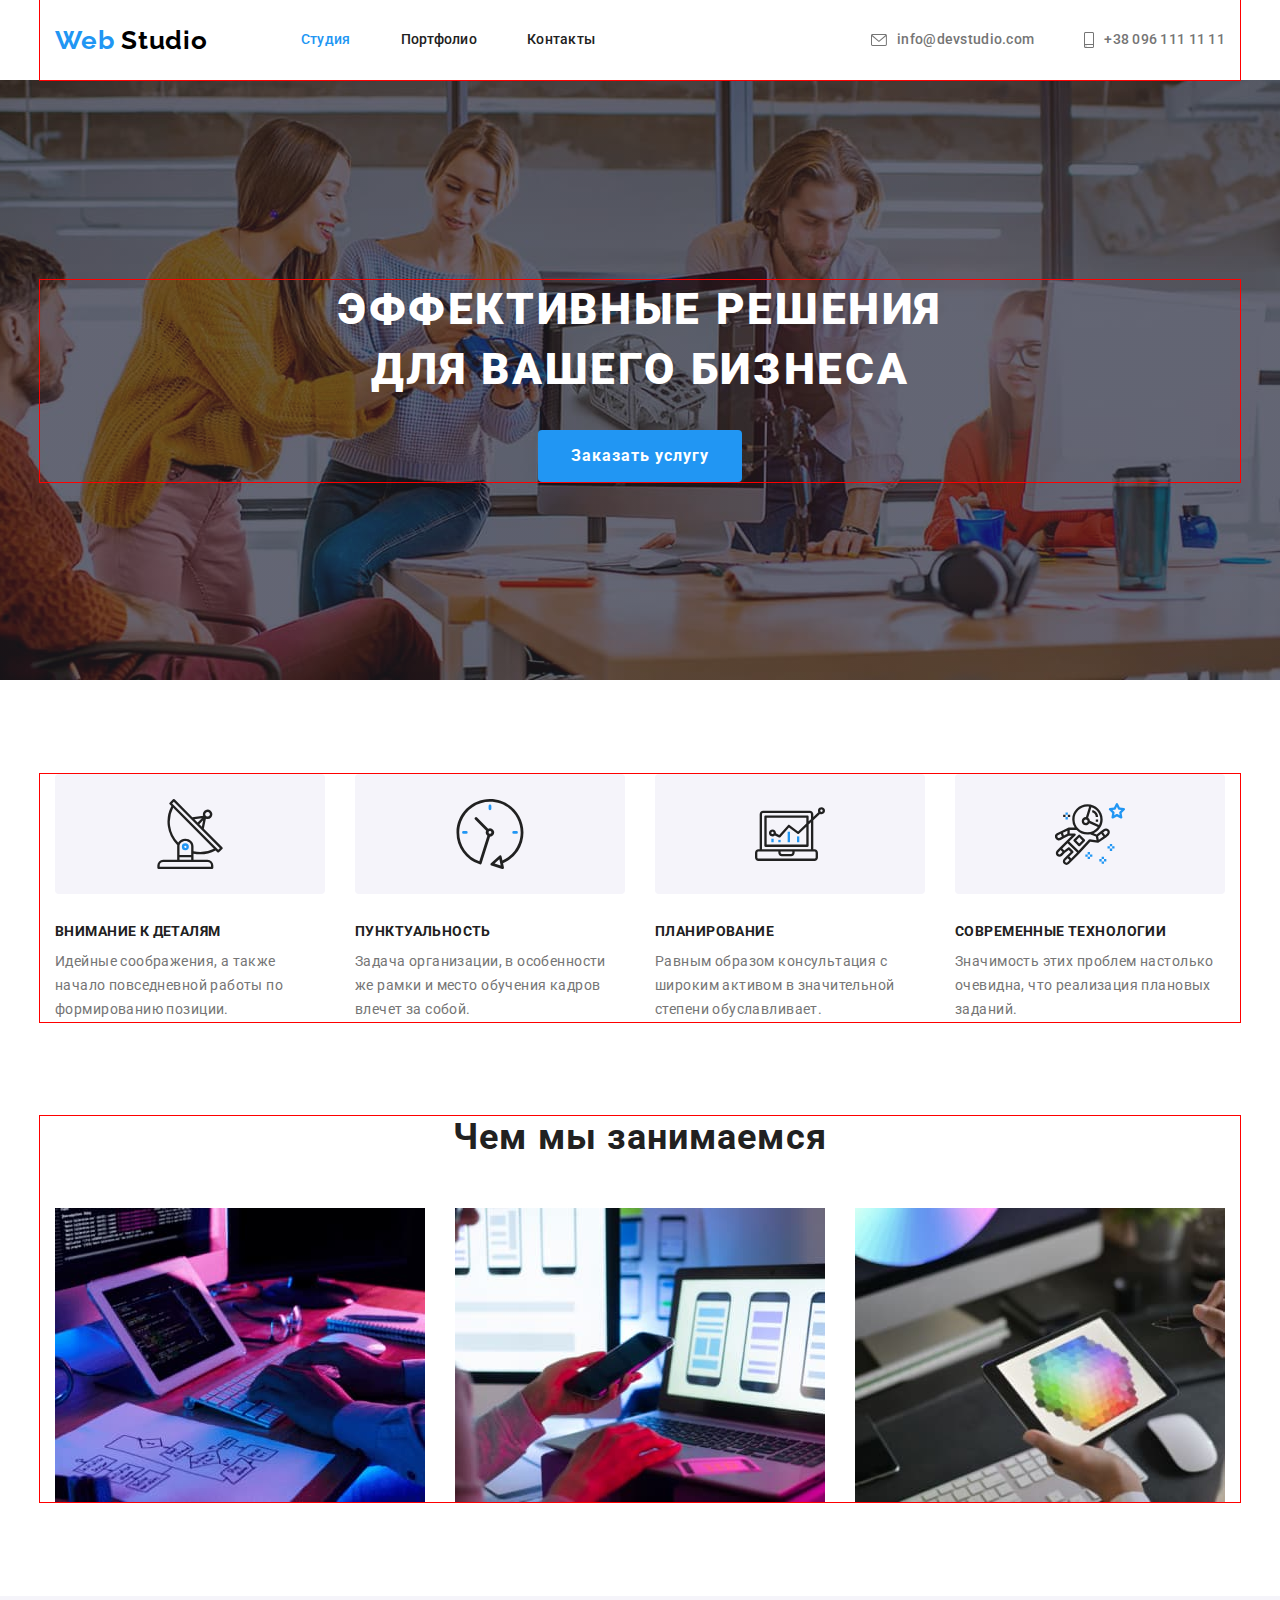
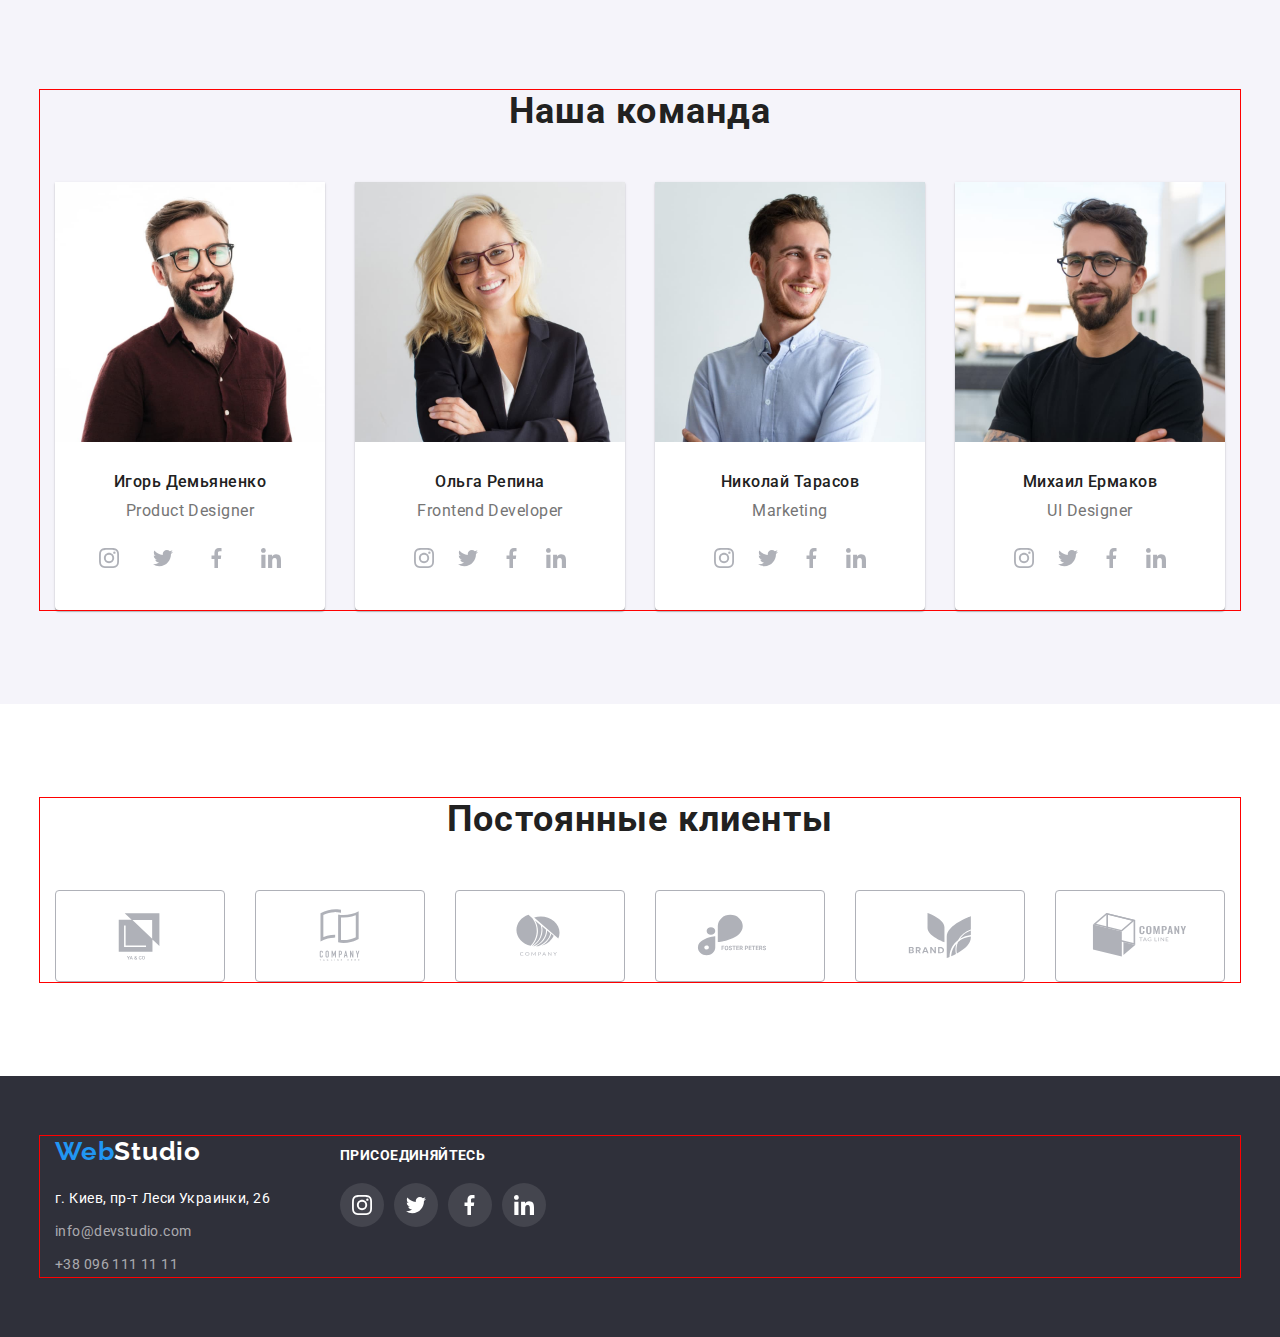
<file: index.html>
<!DOCTYPE html>
<html lang="ru">
<head>
    <meta charset="UTF-8">
    <meta http-equiv="X-UA-Compatible" content="IE=edge">
    <meta name="viewport" content="width=device-width, initial-scale=1.0">
    <title>Студия</title>
    
    <link rel="preconnect" href="https://fonts.googleapis.com">
    <link rel="preconnect" href="https://fonts.gstatic.com" crossorigin>
    <link href="https://fonts.googleapis.com/css2?family=Raleway:wght@700&family=Roboto:wght@400;500;700;900&display=swap" 
    rel="stylesheet"/>

    <link rel="stylesheet" href="https://cdnjs.cloudflare.com/ajax/libs/modern-normalize/1.1.0/modern-normalize.min.css">

    <link rel="stylesheet" href="./css/stayles.css">
</head>

<body>

    <header>

        <div class="container main-header">
            <nav class="main-nav">
                <a class="logo" href="/" lang="en"> Web <span class="logo-black">Studio</span></a>

                <ul  class="site-nav list">
                    <li class="item"> <a href="/" class="link-site current"> Студия </a></li>
                    <li class="item"> <a href="portfolio.html" class="link-site"> Портфолио </a></li>
                    <li class="item"> <a href="/" class="link-site"> Контакты </a></li>
                </ul>
            </nav>

                <ul class="auth-nav list">
                    <li class="item"> 
                        <a class="link-auth" href="mailto:info@devstudio.com"> 
                        <svg class="auth-nav-icon" width="16" height="12">
                            <use href="./images/svg/symbol-defs.svg#icon-envelope"></use>
                        </svg>
                        info@devstudio.com 
                        </a>
                    </li>

                    <li class="item">
                        <a class="link-auth" href="tel:+380961111111">
                        <svg class="auth-nav-icon" width="10" height="16">
                            <use href="./images/svg/symbol-defs.svg#icon-smartphone"></use>
                        </svg>
                         +38 096 111 11 11 
                        </a>
                    </li>
                </ul>
        </div>

    </header>
   

    <main>

    <!--Заголовок-->
        <section class="fon">

            <div class="container">
                <h1 class="title-name">Эффективные решения для вашего бизнеса</h1>
                <button type="button" class="button-title">Заказать услугу </button>
            </div>

        </section>

    <!--Опис роботи-->
        <section class="section">
            
           <div class="container">

                <h2 class="visually-hidden">Опис роботи</h2>

                <ul class="descriptions list">
                    <li class="descriptions-items">
                        <div class="descriptions-icon">
                            <svg class="img-icon" width="70" height="70">
                            <use href="./images/svg/symbol-defs.svg#icon-antenna"></use>
                            </svg>
                        </div>
                        
                        <h3 class="descriptions-name">Внимание к деталям</h3>
                        <p class="descriptions-text">Идейные соображения, а также начало повседневной работы по формированию позиции.</p>
                    </li>

                    <li class="descriptions-items">
                        <div class="descriptions-icon">
                            <svg class="img-icon" width="70" height="70">
                            <use href="./images/svg/symbol-defs.svg#icon-clock"></use>
                            </svg>
                        </div>
                        <h3 class="descriptions-name">Пунктуальность</h3>
                        <p class="descriptions-text">Задача организации, в особенности же рамки и место обучения кадров влечет за собой.</p>
                    </li>

                    <li class="descriptions-items">
                        <div class="descriptions-icon">
                            <svg class="img-icon" width="70" height="70">
                            <use href="./images/svg/symbol-defs.svg#icon-Vector"></use>
                            </svg>
                        </div>
                        <h3 class="descriptions-name">Планирование</h3>
                        <p class="descriptions-text">Равным образом консультация с широким активом в значительной степени обуславливает.</p>
                    </li>

                    <li class="descriptions-items">
                        <div class="descriptions-icon">
                            <svg class="img-icon" width="70" height="70">
                            <use href="./images/svg/symbol-defs.svg#icon-astronaut"></use>
                            </svg>
                        </div>
                        <h3 class="descriptions-name">Современные технологии</h3>
                        <p class="descriptions-text">Значимость этих проблем настолько очевидна, что реализация плановых заданий.</p>
                    </li>
                </ul>
            </div>

        </section>

        <section class="section no-padding">
            <div class="container">
                <h2 class="occupation-name">Чем мы занимаемся</h2>
                <ul class="occupation-items list">
                    <li class="occupation-item"> <img class="images" src="./images/one.jpg" alt="работа с ноутбуком" width="370"> </li>
                    <li class="occupation-item"> <img class="images" src="./images/two.jpg" alt="работа с телефоном" width="370"> </li>
                    <li class="occupation-item"> <img class="images" src="./images/thri.jpg" alt="работа с планшетом" width="370"></li>
                </ul>
            </div>
        </section>


        <!-- НАША КОМАНДА -->

        <section class="section team">

            <div class="container">
                <h2 class="our-team">Наша команда</h2>
                <ul class="team-items list">
                    <li class="team-item"> 
                        <img class="images" src="./images/igor.jpg" alt="Игорь Демьяненко" width="270">
                        <div class="text-conteiner">
                            <h3 class="team-name">Игорь Демьяненко</h3>
                            <p class="team-text" lang="en">Product Designer</p>
                            <ul class="socials">
                                <li class="socials-item list">
                                    <a class="social-link" href="#" target="_blank" rel="noopener noreferrer" aria-label="иконка instagram ">
                                        <svg class="social-icon" width="20" height="20">
                                            <use href="./images/svg/symbol-defs.svg#icon-instagram"></use>
                                        </svg>
                                    </a>
                                <li class="socials-item list">
                                    <a class="social-link" href="#" target="_blank" rel="noopener noreferrer" aria-label="иконка twitter">
                                        <svg class="social-icon" width="20" height="20">
                                            <use href="./images/svg/symbol-defs.svg#icon-twitter"></use>
                                        </svg>
                                    </a>
                                </li>
                                <li class="socials-item list">
                                    <a class="social-link" href="#" target="_blank" rel="noopener noreferrer" aria-label="иконка fecebook">
                                        <svg class="social-icon" width="20" height="20">
                                            <use href="./images/svg/symbol-defs.svg#icon-fecebook"></use>
                                        </svg>
                                    </a>
                                </li>
                                <li class="socials-item list">
                                    <a class="social-link" href="#" target="_blank" rel="noopener noreferrer" aria-label="иконка linkedin">
                                        <svg class="social-icon" width="20" height="20">
                                            <use href="./images/svg/symbol-defs.svg#icon-linkedin"></use>
                                        </svg>
                                    </a>
                                </li>
                            </ul>
                        </div>
                       
                    </li>
                    <li class="team-item"> 
                        <img class="images" src="./images/olga.jpg" alt="Ольга Репина" width="270">
                        <div class="text-conteiner">
                            <h3 class="team-name">Ольга Репина</h3>
                            <p class="team-text" lang="en">Frontend Developer</p>
                            <ul class="socials">
                                <li class="sacials-item list">
                                    <a class="social-link" href="#" target="_blank" rel="noopener noreferrer" aria-label="иконка instagram ">
                                        <svg class="social-icon" width="20" height="20">
                                            <use href="./images/svg/symbol-defs.svg#icon-instagram"></use>
                                        </svg>
                                    </a>
                                <li class="sacials-item list">
                                    <a class="social-link" href="#" target="_blank" rel="noopener noreferrer" aria-label="иконка twitter">
                                        <svg class="social-icon" width="20" height="20">
                                            <use href="./images/svg/symbol-defs.svg#icon-twitter"></use>
                                        </svg>
                                    </a>
                                </li>
                                <li class="sacials-item list">
                                    <a class="social-link" href="#" target="_blank" rel="noopener noreferrer" aria-label="иконка fecebook">
                                        <svg class="social-icon" width="20" height="20">
                                            <use href="./images/svg/symbol-defs.svg#icon-fecebook"></use>
                                        </svg>
                                    </a>
                                </li>
                                <li class="sacials-item list">
                                    <a class="social-link" href="#" target="_blank" rel="noopener noreferrer" aria-label="иконка linkedin">
                                        <svg class="social-icon" width="20" height="20">
                                            <use href="./images/svg/symbol-defs.svg#icon-linkedin"></use>
                                        </svg>
                                    </a>
                                </li>
                            </ul>
                    </div>

                    </li>
                    <li class="team-item"> 
                        <img class="images" src="./images/nikolay.jpg" alt="Николай Тарасов" width="270">
                        <div class="text-conteiner">
                            <h3 class="team-name">Николай Тарасов</h3>
                            <p class="team-text" lang="en">Marketing</p>
                            <ul class="socials">
                                <li class="sacials-item list">
                                    <a class="social-link" href="#" target="_blank" rel="noopener noreferrer" aria-label="иконка instagram ">
                                        <svg class="social-icon" width="20" height="20">
                                            <use href="./images/svg/symbol-defs.svg#icon-instagram"></use>
                                        </svg>
                                    </a>
                                <li class="sacials-item list">
                                    <a class="social-link" href="#" target="_blank" rel="noopener noreferrer" aria-label="иконка twitter">
                                        <svg class="social-icon" width="20" height="20">
                                            <use href="./images/svg/symbol-defs.svg#icon-twitter"></use>
                                        </svg>
                                    </a>
                                </li>
                                <li class="sacials-item list">
                                    <a class="social-link" href="#" target="_blank" rel="noopener noreferrer" aria-label="иконка fecebook">
                                        <svg class="social-icon" width="20" height="20">
                                            <use href="./images/svg/symbol-defs.svg#icon-fecebook"></use>
                                        </svg>
                                    </a>
                                </li>
                                <li class="sacials-item list">
                                    <a class="social-link" href="#" target="_blank" rel="noopener noreferrer" aria-label="иконка linkedin">
                                        <svg class="social-icon" width="20" height="20">
                                            <use href="./images/svg/symbol-defs.svg#icon-linkedin"></use>
                                        </svg>
                                    </a>
                                </li>
                            </ul>
                        </div>
                    </li>
                    <li class="team-item"> 
                        <img class="images" src="./images/mikhailo.jpg" alt="Михаил Ермаков" width="270">
                        <div class="text-conteiner">
                            <h3 class="team-name">Михаил Ермаков</h3>
                            <p class="team-text" lang="en">UI Designer</p>
                            <ul class="socials">
                                <li class="sacials-item list">
                                    <a class="social-link" href="#" target="_blank" rel="noopener noreferrer" aria-label="иконка instagram ">
                                        <svg class="social-icon" width="20" height="20">
                                            <use href="./images/svg/symbol-defs.svg#icon-instagram"></use>
                                        </svg>
                                    </a>
                                <li class="sacials-item list">
                                    <a class="social-link" href="#" target="_blank" rel="noopener noreferrer" aria-label="иконка twitter">
                                        <svg class="social-icon" width="20" height="20">
                                            <use href="./images/svg/symbol-defs.svg#icon-twitter"></use>
                                        </svg>
                                    </a>
                                </li>
                                <li class="sacials-item list">
                                    <a class="social-link" href="#" target="_blank" rel="noopener noreferrer" aria-label="иконка fecebook">
                                        <svg class="social-icon" width="20" height="20">
                                            <use href="./images/svg/symbol-defs.svg#icon-fecebook"></use>
                                        </svg>
                                    </a>
                                </li>
                                <li class="sacials-item list">
                                    <a class="social-link" href="#" target="_blank" rel="noopener noreferrer" aria-label="иконка linkedin">
                                        <svg class="social-icon" width="20" height="20">
                                            <use href="./images/svg/symbol-defs.svg#icon-linkedin"></use>
                                        </svg>
                                    </a>
                                </li>
                            </ul>
                        </div>

                    </li>
                </ul>
         </div>
        

        </section>


        <!--ПОСТОЯННЫЕ КЛИЕНТЫ -->
        <section class="gallery section">
            <div class="container">
                <h2 class="gallery-title">Постоянные клиенты</h2>
                
                <ul class="gallery-list list">

                    <li class="gallery-item">
                        <a class="gallery-link" href="#">
                            <svg class="img" width="106" height="60">
                                <use href="./images/svg/symbol-defs.svg#icon-group-1"></use>
                            </svg>
                        </a>
                    </li>

                    <li class="gallery-item">
                        <a class="gallery-link" href="#">
                            <svg class="img" width="106" height="60">
                                <use href="./images/svg/symbol-defs.svg#icon-group-2"></use>
                            </svg>
                        </a>
                    </li>

                    <li class="gallery-item">
                        <a class="gallery-link" href="#">
                            <svg class="img" width="106" height="60">
                                <use href="./images/svg/symbol-defs.svg#icon-group-3"></use>
                            </svg>
                        </a>
                    </li>

                    <li class="gallery-item">
                        <a class="gallery-link" href="#">
                            <svg class="img" width="106" height="60">
                                <use href="./images/svg/symbol-defs.svg#icon-group-4"></use>
                            </svg>
                        </a>
                    </li>

                    <li class="gallery-item">
                        <a class="gallery-link" href="#">
                            <svg class="img" width="106" height="60">
                                <use href="./images/svg/symbol-defs.svg#icon-group-5"></use>
                            </svg>
                        </a>
                    </li>

                    <li class="gallery-item">
                        <a class="gallery-link" href="#">
                            <svg class="img" width="106" height="60">
                                <use href="./images/svg/symbol-defs.svg#icon-group-6"></use>
                            </svg>
                        </a>
                    </li>
                </ul>
            </div>
        </section>

    </main>

    <!--Адреса-->
    <footer class="my-adrs">
        
        <div class="container adrs-container">

            <div class="">
                <a class="logo-list" href="/" lang="en"> Web<span class="logo-white">Studio</span></a>

                <address>
                
                    <p class="adrs"> г. Киев, пр-т Леси Украинки, 26 </p>
                
                <ul class="list">
                    <li class="adrs-list"> <a href="mailto:info@devstudio.com" class="adrs-auth"> info@devstudio.com </a></li>
                    <li class="adrs-list"> <a href="tel:+380961111111" class="adrs-auth"> +38 096 111 11 11 </a></li>
                </ul>
            
                </address>  
            </div>

            <div class="join-conteiner">

                <p class="join-title">присоединяйтесь</p>

                <ul class="join-list list">
                    <li class="join-item">
                        <a class="join-link" href="#" target="_blank" rel="noopener noreferrer" aria-label="иконка instagram">
                            <svg class="social-icon" width="20" height="20">
                             <use href="./images/svg/symbol-defs.svg#icon-instagram"></use>
                            </svg>
                        </a>
                    </li>

                    <li class="socials-item">
                        <a class="join-link" href="#" target="_blank" rel="noopener noreferrer" aria-label="иконка twitter">
                            <svg class="social-icon" width="20" height="20">
                             <use href="./images/svg/symbol-defs.svg#icon-twitter"></use>
                            </svg>
                        </a>
                    </li>

                    <li class="socials-item">
                        <a class="join-link" href="#" target="_blank" rel="noopener noreferrer" aria-label="иконка fecebook">
                            <svg class="social-icon" width="20" height="20">
                             <use href="./images/svg/symbol-defs.svg#icon-fecebook"></use>
                            </svg>
                        </a>
                    </li>

                    <li class="socials-item">
                        <a class="join-link" href="#" target="_blank" rel="noopener noreferrer" aria-label="иконка linkedin">
                            <svg class="social-icon" width="20" height="20">
                             <use href="./images/svg/symbol-defs.svg#icon-linkedin"></use>
                            </svg>
                        </a>
                    </li>
                </ul>
                
            </div>

        </div>
    </footer>


</body>

</html>
</file>
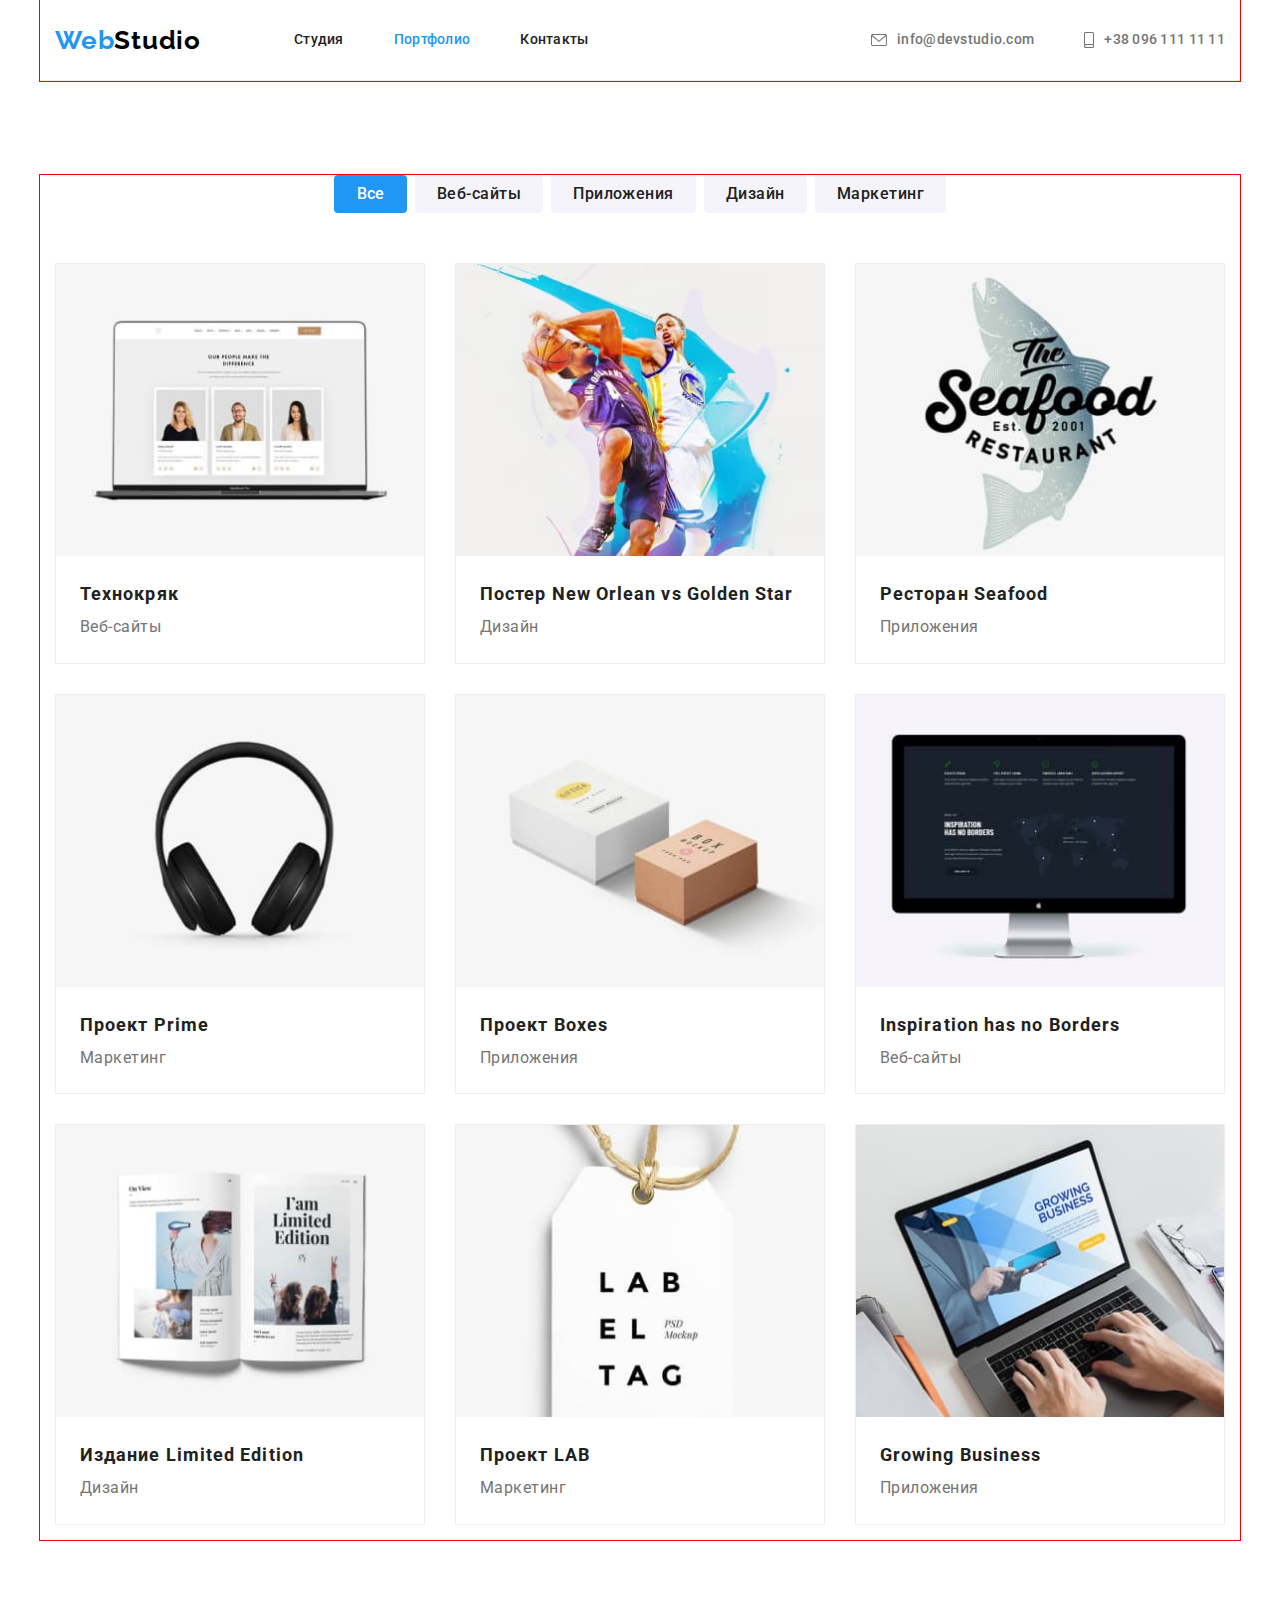
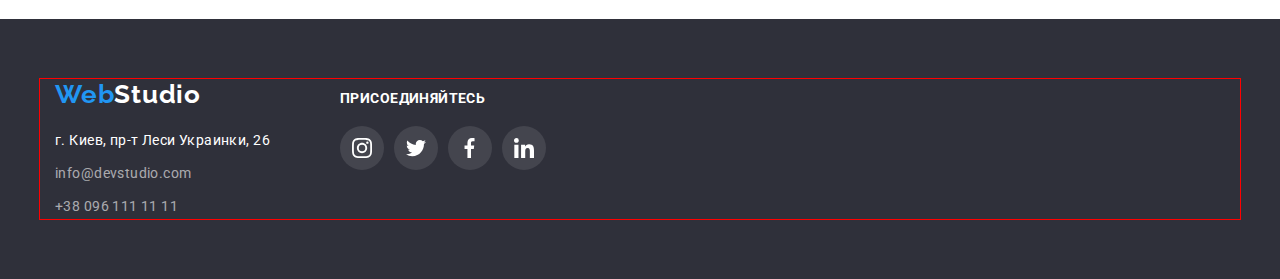
<file: portfolio.html>
<!DOCTYPE html>
<html lang="ru">
<head>
    <meta charset="UTF-8">
    <meta http-equiv="X-UA-Compatible" content="IE=edge">
    <meta name="viewport" content="width=device-width, initial-scale=1.0">
    <title>Портфолио</title>
    

    <link rel="preconnect" href="https://fonts.googleapis.com">
    <link rel="preconnect" href="https://fonts.gstatic.com" crossorigin>
    <link href="https://fonts.googleapis.com/css2?family=Raleway:wght@700&family=Roboto:wght@400;500;700;900&display=swap" 
    rel="stylesheet"/>

    <link rel="stylesheet" href="https://cdnjs.cloudflare.com/ajax/libs/modern-normalize/1.1.0/modern-normalize.min.css">
    
    <link rel="stylesheet" href="./css/stayles.css">
</head>
<body>
    
<header>

    <div class="container main-portfolio">
    <nav class="main-nav">
        <a class="logo link" href="/" lang="en"> Web<span class="logo-black">Studio</span></a>

        <ul  class="site-nav list">
            <li class="item"> <a href="index.html" class="link-site link"> Студия </a></li>
            <li class="item"> <a href="/" class="link-site link current"> Портфолио </a></li>
            <li class="item"> <a href="/" class="link-site link"> Контакты </a></li>
        </ul>
   </nav>

        <ul class="auth-nav list">
            <li class="item"> 
                <a class="link-auth" href="mailto:info@devstudio.com"> 
                <svg class="auth-nav-icon" width="16" height="12">
                    <use href="./images/svg/symbol-defs.svg#icon-envelope"></use>
                </svg>
                info@devstudio.com 
                </a>
            </li>

            <li class="item">
                <a class="link-auth" href="tel:+380961111111">
                <svg class="auth-nav-icon" width="10" height="16">
                    <use href="./images/svg/symbol-defs.svg#icon-smartphone"></use>
                </svg>
                +38 096 111 11 11 
                </a>
            </li>
        </ul>
    </div>

</header>


<main>

    <section class="section">
        <div class="container">

            <h1 class="visually-hidden">Портфоліо</h1>

            <ul class="button-nav">
                <li class="button-list list"><button type="button" class="button-one">Все</button></li>
                <li class="button-list list"><button type="button" class="button">Веб-сайты</button> </li>
                <li class="button-list list"><button type="button" class="button">Приложения</button> </li>
                <li class="button-list list"><button type="button" class="button">Дизайн</button> </li>
                <li class="button-list list"><button type="button" class="button">Маркетинг</button> </li>

            </ul>
            

            <ul class="list-portfolio list">
                <li class="portfolio-element"> 
                    <a class="portfolio-link" href="#">
                        <img class="images" src="./images/technoquack.jpg" alt="открытый сайт на ноутбуке" width="370">
                        <div class="text-portfolio">
                            <h2 class="portfolio-name">Технокряк</h2>
                            <p class="portfolio-text">Веб-сайты</p>
                        </div>
                    </a>
                </li>

                <li class="portfolio-element">
                    <a class="portfolio-link" href="#">
                        <img class="images" src="./images/poster-new-orlean.jpg" alt="играущие баскетболисты" width="370">
                        <div class="text-portfolio">
                            <h2 class="portfolio-name">Постер <span lang="en">New Orlean vs Golden Star</span></h2>
                            <p class="portfolio-text">Дизайн</p>
                        </div>
                    </a>

                </li>

                <li class="portfolio-element">
                    <a class="portfolio-link" href="#">
                        <img class="images" src="./images/restauran-seafood.jpg" alt="рыбка на фоне надписи" width="370">
                        <div class="text-portfolio">
                            <h2 class="portfolio-name">Ресторан <span lang="en">Seafood</span></h2>
                            <p class="portfolio-text">Приложения</p>
                        </div>
                    </a>
                </li>

                <li class="portfolio-element">
                    <a class="portfolio-link" href="#">
                        <img class="images" src="./images/proekt-prime.jpg" alt="наушники" width="370">
                        <div class="text-portfolio">
                            <h2 class="portfolio-name">Проект <span lang="en">Prime</span></h2>
                            <p class="portfolio-text">Маркетинг</p>
                        </div>
                      </a>
                </li>

                <li class="portfolio-element">
                    <a class="portfolio-link" href="#">
                        <img class="images" src="./images/proekt-boxes.jpg" alt="две коробки" width="370">
                        <div class="text-portfolio">
                            <h2 class="portfolio-name">Проект <span lang="en">Boxes</span></h2>
                            <p class="portfolio-text">Приложения</p>
                        </div>
                    </a>
                </li>

                <li class="portfolio-element">
                    <a class="portfolio-link" href="#">
                        <img class="images" src="./images/inspiration.jpg" alt="монитор" width="370">
                        <div class="text-portfolio">
                            <h2 class="portfolio-name" lang="en">Inspiration has no Borders</h2>
                            <p class="portfolio-text">Веб-сайты</p>
                        </div>
                    </a>
                </li>

                <li class="portfolio-element">
                    <a class="portfolio-link" href="#">
                        <img class="images" src="./images/edition-limited.jpg" alt="открытая книга" width="370">
                        <div class="text-portfolio">
                            <h2 class="portfolio-name">Издание <span lang="en">Limited Edition</span></h2>
                            <p class="portfolio-text">Дизайн</p>
                        </div>
                    </a>
                </li>

                <li class="portfolio-element">
                    <a class="portfolio-link" href="#">
                        <img class="images" src="./images/proekt-lab.jpg" alt="лейба" width="370">
                        <div class="text-portfolio">
                            <h2 class="portfolio-name">Проект <span lang="en">LAB</span></h2>
                            <p class="portfolio-text">Маркетинг</p>
                        </div>
                    </a>
                </li>

                <li class="portfolio-element">
                    <a class="portfolio-link" href="#">
                        <img class="images" src="./images/growing-business.jpg" alt="работают за ноутбуком" width="370">
                        <div class="text-portfolio">
                            <h2 class="portfolio-name" lang="en">Growing Business</h2>
                            <p class="portfolio-text">Приложения</p>
                        </div>
                    </a>
                </li>

            </ul>
        </div>
    </section>


</main>


<footer class="my-adrs">
        
    <div class="container adrs-container">

        <div class="">
            <a class="logo-list" href="/" lang="en"> Web<span class="logo-white">Studio</span></a>

            <address>
            
                <p class="adrs"> г. Киев, пр-т Леси Украинки, 26 </p>
            
            <ul class="list">
                <li class="adrs-list"> <a href="mailto:info@devstudio.com" class="adrs-auth"> info@devstudio.com </a></li>
                <li class="adrs-list"> <a href="tel:+380961111111" class="adrs-auth"> +38 096 111 11 11 </a></li>
            </ul>
        
            </address>  
        </div>

        <div class="join-conteiner">

            <p class="join-title">присоединяйтесь</p>

            <ul class="join-list list">
                <li class="join-item">
                    <a class="join-link" href="#" target="_blank" rel="noopener noreferrer" aria-label="иконка instagram">
                        <svg class="social-icon" width="20" height="20">
                         <use href="./images/svg/symbol-defs.svg#icon-instagram"></use>
                        </svg>
                    </a>
                </li>

                <li class="socials-item">
                    <a class="join-link" href="#" target="_blank" rel="noopener noreferrer" aria-label="иконка twitter">
                        <svg class="social-icon" width="20" height="20">
                         <use href="./images/svg/symbol-defs.svg#icon-twitter"></use>
                        </svg>
                    </a>
                </li>

                <li class="socials-item">
                    <a class="join-link" href="#" target="_blank" rel="noopener noreferrer" aria-label="иконка fecebook">
                        <svg class="social-icon" width="20" height="20">
                         <use href="./images/svg/symbol-defs.svg#icon-fecebook"></use>
                        </svg>
                    </a>
                </li>

                <li class="socials-item">
                    <a class="join-link" href="#" target="_blank" rel="noopener noreferrer" aria-label="иконка linkedin">
                        <svg class="social-icon" width="20" height="20">
                         <use href="./images/svg/symbol-defs.svg#icon-linkedin"></use>
                        </svg>
                    </a>
                </li>
            </ul>
            
        </div>

    </div>
</footer>



</body>
</html>
</file>
<file: css/stayles.css>
/* Основний колір заголовків/підписів/сайтів #212121 */
/* Колір абзаців  #757575; */
/* Синій колір #2196F3 */
/* Білий кодір #FFFFFF */
/* колір фона #E5E5E5; */


/* Загальні стилі сторінки */
:root {
--style-basis:#212121;
--style-text:#757575;
--style-fon-white:#FFFFFF;
--style-blue:#2196F3;
--style-black:#000000;
--style-button:#F5F4FA;
--style-button-secondary:#188ce8; 
--fon-titl-adr:#2F303A;
--br-pr-style: #EEEEEE;
--social-st:#AFB1B8;
}

body {
    color: var(--style-basis);
    background-color: var(--style-fon-white);
    font-family: Roboto, sans-serif;
}

h2,
h3, 
ul,
p {
    margin: 0;
}

.container { 
    margin-left: auto;
    margin-right: auto;
    width: 1200px;
    padding-left: 15px;
    padding-right: 15px;

    outline: 1px solid red;
   }

.section {
    padding-top: 94px;
    padding-bottom: 94px;
   }

.section.no-padding {
    padding-top: 0px;
       }

.list {
    margin: 0;
    padding: 0;
    list-style: none;
    }
    
    /* Приховування заголовків */
.visually-hidden { 
    position: absolute; 
    width: 1px; 
    height: 1px; 
    margin: -1px; 
    border: 0; 
    padding: 0; 
    white-space: nowrap; 
    clip-path: inset(100%); 
    clip: rect(0 0 0 0); 
    overflow: hidden; 
    } 



.main-header,
.main-portfolio {
    display: flex;
}

/* Оформлення логотипу */

.logo {
    margin-right: 93px;
    padding-top: 24px;
    padding-bottom: 24px;
    /* align-items: center; */

    color: var(--style-blue);
    font-family: Raleway, sans-serif;
    font-weight: 700;
    font-size: 26px;
    line-height: 1.19;
    letter-spacing: 0.03em;
    text-decoration: none;
    }

.logo-black {
    color: var(--style-black);
    }

.logo-white {
    color: var(--style-fon-white);
    }


/* Навігація */

.main-nav {
    display: flex;
    align-items: center;
}

.site-nav {
    display: flex;
    align-items: center;

    font-weight: 500;
    font-size: 14px;
    line-height: 1.14;
    letter-spacing: 0.02em;
     }

.site-nav .item {
    margin-right: 50px;
    align-items: center;
    }

.site-nav .item:last-child {
    margin-right: 0px;}

        
.auth-nav {
    display: flex;
    margin-left: auto;
    align-items: center;

    font-weight: 500;
    font-size: 14px;
    line-height: 1.14;
    letter-spacing: 0.02em;
    }

.auth-nav .item + .item {
    margin-left: 50px;
    }

.site-nav .link-site.current {
    color: var(--style-blue);
    }

.link-site {
    display: block;
    padding-top: 32px;
    padding-bottom: 32px;

    color: var(--style-basis);
    text-decoration: none;
    }
   
.link-auth {
    display: flex;
    padding-top: 32px;
    padding-bottom: 32px;
    align-items: center;

    color: var(--style-text);
    text-decoration: none;
    }

.auth-nav-icon {
    margin-right: 10px;
    align-items: center;
    fill: currentColor;
}

.link-site:hover, .link-site:focus,
.link-auth:hover, .link-auth:focus,
.auth-nav-icon:hover, .auth-nav-icon:hover {
    color: var(--style-blue);
    }


    /* Оформленння кнопок */

.button-title {
    display: inline-block;
    border: 1px solid transparent;
    border-radius: 4px;
    padding: 10px 32px;
    min-width: 200px;

    color: var(--style-fon-white);
    background:var(--style-blue);

    font-family: Roboto, sans-serif;
    font-weight: 700;
    font-size: 16px;
    line-height: 1.88;
    letter-spacing: 0.06em;
    text-align: center;
}

.button-title:hover, .button-title:focus  {
    background-color: var(--style-button-secondary);
}

.button-nav {
    display: flex;
    justify-content: center;
    align-items: center;

    margin-bottom: 50px;
    padding-left: 0;
    
   }

.button-nav:last-child {
    margin-right: 0px;
}

.button-list {
    margin-right: 8px;
        }

.button-list:last-child {
    margin-right: 0px;
    }

.button-list:hover,
.button-list:focus {
    box-shadow: 0px 3px 1px rgba(0, 0, 0, 0.1), 0px 1px 2px rgba(0, 0, 0, 0.08), 0px 2px 2px rgba(0, 0, 0, 0.12);
}


.button-one {
    display: inline-block;
    border: none;
    border-radius: 4px;
    padding: 6px 22px;
    min-width: 73px;

    color: var(--style-fon-white);
    background-color:var(--style-blue);
    font-family: Roboto, sans-serif;
    font-weight: 500;
    font-size: 16px;
    line-height: 1.63;
    cursor: pointer;}

.button{
    display: inline-block;
    border: none;
    border-radius: 4px;
    padding: 6px 22px;
    min-width: 103px;

    color: var(--style-basis);
    background-color:var(--style-button);
    font-family: Roboto, sans-serif;
    font-weight: 500;
    font-size: 16px;
    line-height: 1.63;
    letter-spacing: 0.03em;
    cursor: pointer;
}

.button:hover, .button:focus {
    background: var(--style-blue);
    color: var(--style-fon-white);
   }

/* Заголовок */


.fon {
    max-width: 1600px;
    height: 600px;
    margin-left: auto;
    margin-right: auto;
    padding-top: 200px;
    padding-bottom: 200px;
    text-align: center;

    background-image: linear-gradient(rgba(47, 48, 58, 0.4), rgba(47, 48, 58, 0.4)), url(../images/fon.jpg);

    background-repeat: no-repeat;
    background-position: center;
  
    background-size: cover;
}
  

.title-name {
    margin-top: 0;
    margin-bottom: 30px;
    margin-right: auto;
    margin-left: auto;
    max-width: 696px; 
    text-align: center; 

    color: var(--style-fon-white);

    font-weight: 900;
    font-size: 44px;
    line-height: 1.36;
    letter-spacing: 0.06em;
    text-transform: uppercase;
    }


/* Опис роботи*/
.descriptions {
    display: flex;
}

.descriptions-items {
    width: 270px;
}

.descriptions-items:not(:last-child) {
    margin-right: 30px;
}
  
.descriptions-name {
    margin-top: 30px;
    margin-bottom: 10px;

    font-weight: 700;
    font-size: 14px;
    line-height: 1.14;
    letter-spacing: 0.03em;
    text-transform: uppercase;
    }

.descriptions-text {
    color: var(--style-text);
    font-size: 14px;
    line-height: 1.71;
    letter-spacing: 0.03em;
    }

/* Іконки сексії опису */

.descriptions-icon {
    display: flex;
    justify-content: center;
    align-items: center;
    width: 270px;
    height: 120px;

    color: var(--style-basis);
    background-color: var(--style-button);
    border-radius: 4px;
}

.img-icon {
    fill: currentColor;
}



/* Чим ми займаємось */
/* Команда */

.images {
    display: block;
    max-width: 100%;
    height: auto;
}

.team-item {
    background-color: var(--style-fon-white);
    width: 370px;
    box-shadow: 0px 1px 3px rgba(0, 0, 0, 0.12), 0px 1px 1px rgba(0, 0, 0, 0.14), 0px 2px 1px rgba(0, 0, 0, 0.2);
    border-radius: 0px 0px 4px 4px;
}

.team {
    text-align: center;
    background-color: var(--style-button);
    }

.occupation-items, 
.team-items {
    
    display: flex;
    justify-content:space-between;

}

.occupation-item,
.team-item {
    margin-right: 30px;   
   }

.occupation-item:last-child,
.team-item:last-child {
    margin-right: 0px;
}

.occupation-name,
.our-team {
    margin-bottom:50px;

    font-weight: 700;
    font-size: 36px;
    line-height: 1.17;
    letter-spacing: 0.03em;
    text-align: center;
    }
.text-conteiner {
padding: 30px 32px;

}

.team-name {
   margin-bottom: 10px;

    font-weight: 500;
    font-size: 16px;
    line-height: 1.19;
    letter-spacing: 0.03em;
    }

.team-text {
    margin-bottom: 16px;
    
    color: var(--style-text);
    font-size: 16px;
    line-height: 1.19;
    letter-spacing: 0.03em;
    }

/*Мережеві іконки  */
    .socials {
        display: flex;
        justify-content: center;
        align-items: center;
        padding-left: 0;
        margin: 0;
    }
    .socials-item:not(:last-child) {
        margin-right: 10px;
}
    .social-link {
        display: flex;
        justify-content: center;
        align-items: center;
        width: 44px;
        height: 44px;

        background-color: var(--style-fon-white);
        color: var(--social-st);

        border-radius: 50%;
    }

    .social-link:hover,
    .social-link:focus {
        background-color: var(--style-blue);
        color: var(--style-fon-white);
    }
    
    .social-icon {
      fill: currentColor;
    }





/* Постійні клієнти */

.gallery-title {
    margin-bottom:50px;

    font-weight: 700;
    font-size: 36px;
    line-height: 1.17;
    letter-spacing: 0.03em;
    text-align: center;
}

.gallery-list {
    display: flex;
    justify-content: center;
    align-items: center;
}

.gallery-item:not(:last-child) {
    margin-right: 30px;
}

.gallery-link {
    background-color: var(--style-fon-white);
    color: var(--social-st);

    display: flex;
    justify-content: center;
    align-items: center;
    width: 170px;
    height: 92px;

    border: 1px solid var(--social-st);
    border-radius: 4px;
}

.gallery-link:hover,
.gallery-link:focus {
    border: 1px solid var(--style-blue);
    color: var(--style-blue);
    }

.img {
    fill: currentColor;}




/* Сторінка портфоліо */


.main-portfolio {
    border-bottom: 1px solid #ECECEC;
}

.list-portfolio {
    display: flex;
    flex-wrap: wrap;
    margin: -15px; 
}

.portfolio-element {
    margin: 15px;
    min-width: 370px;

    flex-basis: calc((100% - 120px) / 3);

    background: var(--style-fon-white);
    border: 1px solid var(--br-pr-style);
}

.portfolio-link {
    cursor: pointer;
    text-decoration: none;
    }

.portfolio-element:hover,
.portfolio-element:focus {
    box-shadow: 0px 1px 1px rgba(0, 0, 0, 0.12), 0px 4px 4px rgba(0, 0, 0, 0.06), 1px 4px 6px rgba(0, 0, 0, 0.16);
}

.text-portfolio {
    padding: 20px 24px;
  }

.portfolio-name {
    color: var(--style-basis);
    font-weight: 700;
    font-size: 18px;
    line-height: 2;
    letter-spacing: 0.06em;
    }

.portfolio-text {
    color: var(--style-text);
    font-size: 16px;
    line-height: 1.88;
    letter-spacing: 0.03em;
    }



    /*Кінцівка сторінок */


.my-adrs {
   
    background-color: var(--fon-titl-adr);
    padding-top: 60px;     
    padding-bottom: 60px; 
} 

.logo-list {
    display: block;
    margin-bottom: 20px;
        
    color: var(--style-blue);
    font-family: Raleway, sans-serif;
    font-weight: 700;
    font-size: 26px;
    line-height: 1.19;
    letter-spacing: 0.03em;
    text-decoration: none;
        }
    
    .logo-black {
    color: var(--style-black);
        }
    
    .logo-white {
    color: var(--style-fon-white);
        }


.adrs{
    margin-bottom: 9px;

    color: var(--style-fon-white);
    font-size: 14px;
    line-height: 1.71;
    letter-spacing: 0.03em;
    font-style:normal;
    }

.adrs-list:not(:last-child) {
    margin-bottom: 9px;
}
    

.adrs-auth {
    color: rgba(255, 255, 255, 0.6);
    font-size: 14px;
    line-height: 1.71;
    letter-spacing: 0.03em;
    font-style:normal;
    text-decoration: none;
    }

.adrs-auth:hover,.adrs-auth:focus {
    color:var(--style-blue);}






    /* Соціальні мережі футера */

    .adrs-container{
        display: flex;
        justify-content: flex-start;
        align-items: baseline;
    }

    .join-conteiner {
        margin-left: 70px;
      }

    .join-title {
        margin-bottom: 20px;

        font-weight: 700;
        font-size: 14px;
        line-height: 16px;
        letter-spacing: 0.03em;
        text-transform: uppercase;
        color: var(--style-fon-white);
    }

    .join-list {
        display: flex;
        justify-content: center;
        align-items: center;
        padding-left: 0;
        margin: 0;
    }
    .join-item {
        display: flex;
        justify-content: center;
        align-items: center;
    }

    .join-item:not(:last-child) {
        margin-right: 10px;
    }

    .join-link {
        margin: 0;
        display: flex;
        justify-content: center;
        align-items: center;
        width: 44px;
        height: 44px;

        background-color: rgba(255, 255, 255, 0.1);
        color: var(--style-fon-white);

        border-radius: 50%;
    }

    .join-link:hover,
    .join-link:focus {
        background-color: var(--style-blue);
        color: var(--style-fon-white);
        }
    
    .social-icon {
         fill: currentColor;}
</file>
